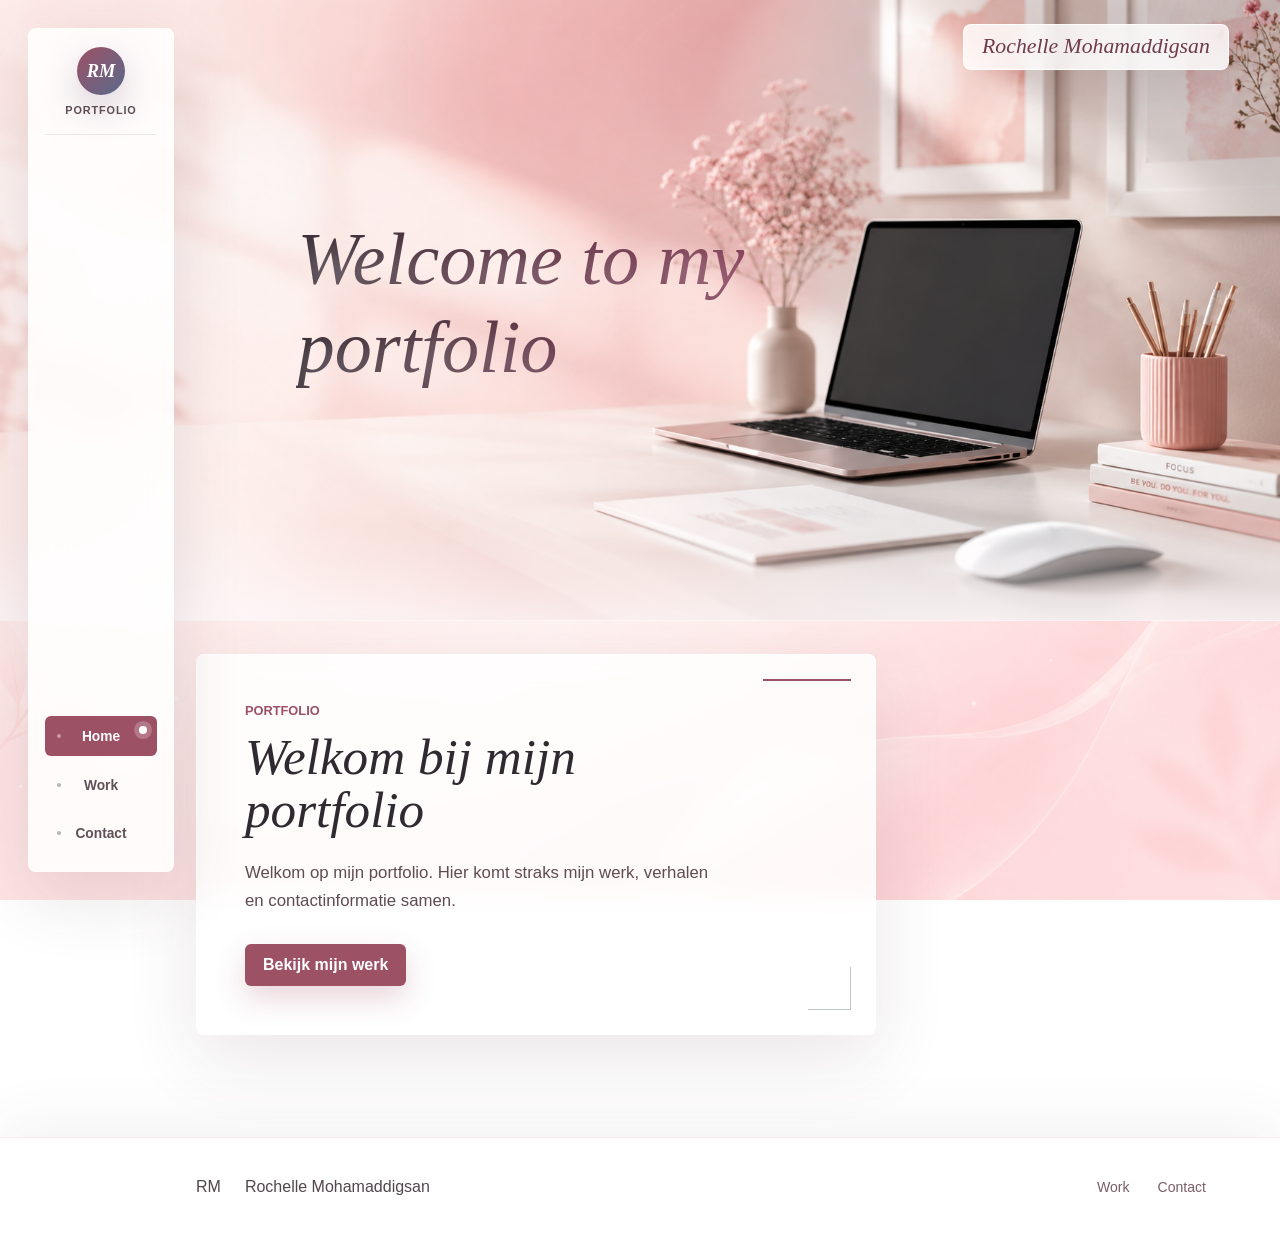
<file: index.html>
<!DOCTYPE html>
<html lang="nl">
<head>
  <meta charset="UTF-8">
  <meta name="viewport" content="width=device-width, initial-scale=1.0">
  <title>RM Portfolio</title>
  <link rel="stylesheet" href="css/main.css">
</head>
<body>
  <aside class="side-nav" aria-label="Hoofdnavigatie">
    <a href="index.html" class="nav-brand" aria-label="RM Portfolio home">
      <span class="brand-mark">RM</span>
      <span class="brand-text">Portfolio</span>
    </a>
 
    <nav class="nav-menu">
      <a href="index.html" class="active">Home</a>
      <a href="work.html">Work</a>
      <a href="contact.html">Contact</a>
    </nav>
  </aside>
 
  <header class="site-header">
    <img class="header-image" src="img/portfolio-header.png" alt="Roze werkplek met laptop en bureau accessoires">
    <div class="page-header-title">
      <p>Rochelle Mohamaddigsan</p>
    </div>
    <div class="hero-welcome">
      <h1>Welcome to my portfolio</h1>
    </div>
  </header>
 
  <main class="home-content">
    <section class="intro">
      <p class="eyebrow">Portfolio</p>
      <h1>Welkom bij mijn portfolio</h1>
      <p>
        Welkom op mijn portfolio. Hier komt straks mijn werk, verhalen en contactinformatie samen.
      </p>
      <a class="primary-link" href="work.html">Bekijk mijn werk</a>
    </section>
  </main>
 
  <footer class="site-footer">
    <p>RM</p>
    <span>Rochelle Mohamaddigsan</span>
    <nav aria-label="Footer navigatie">
      <a href="work.html">Work</a>
      <a href="contact.html">Contact</a>
    </nav>
  </footer>
  <script src="js/main.js"></script>
</body>
</html>
</file>
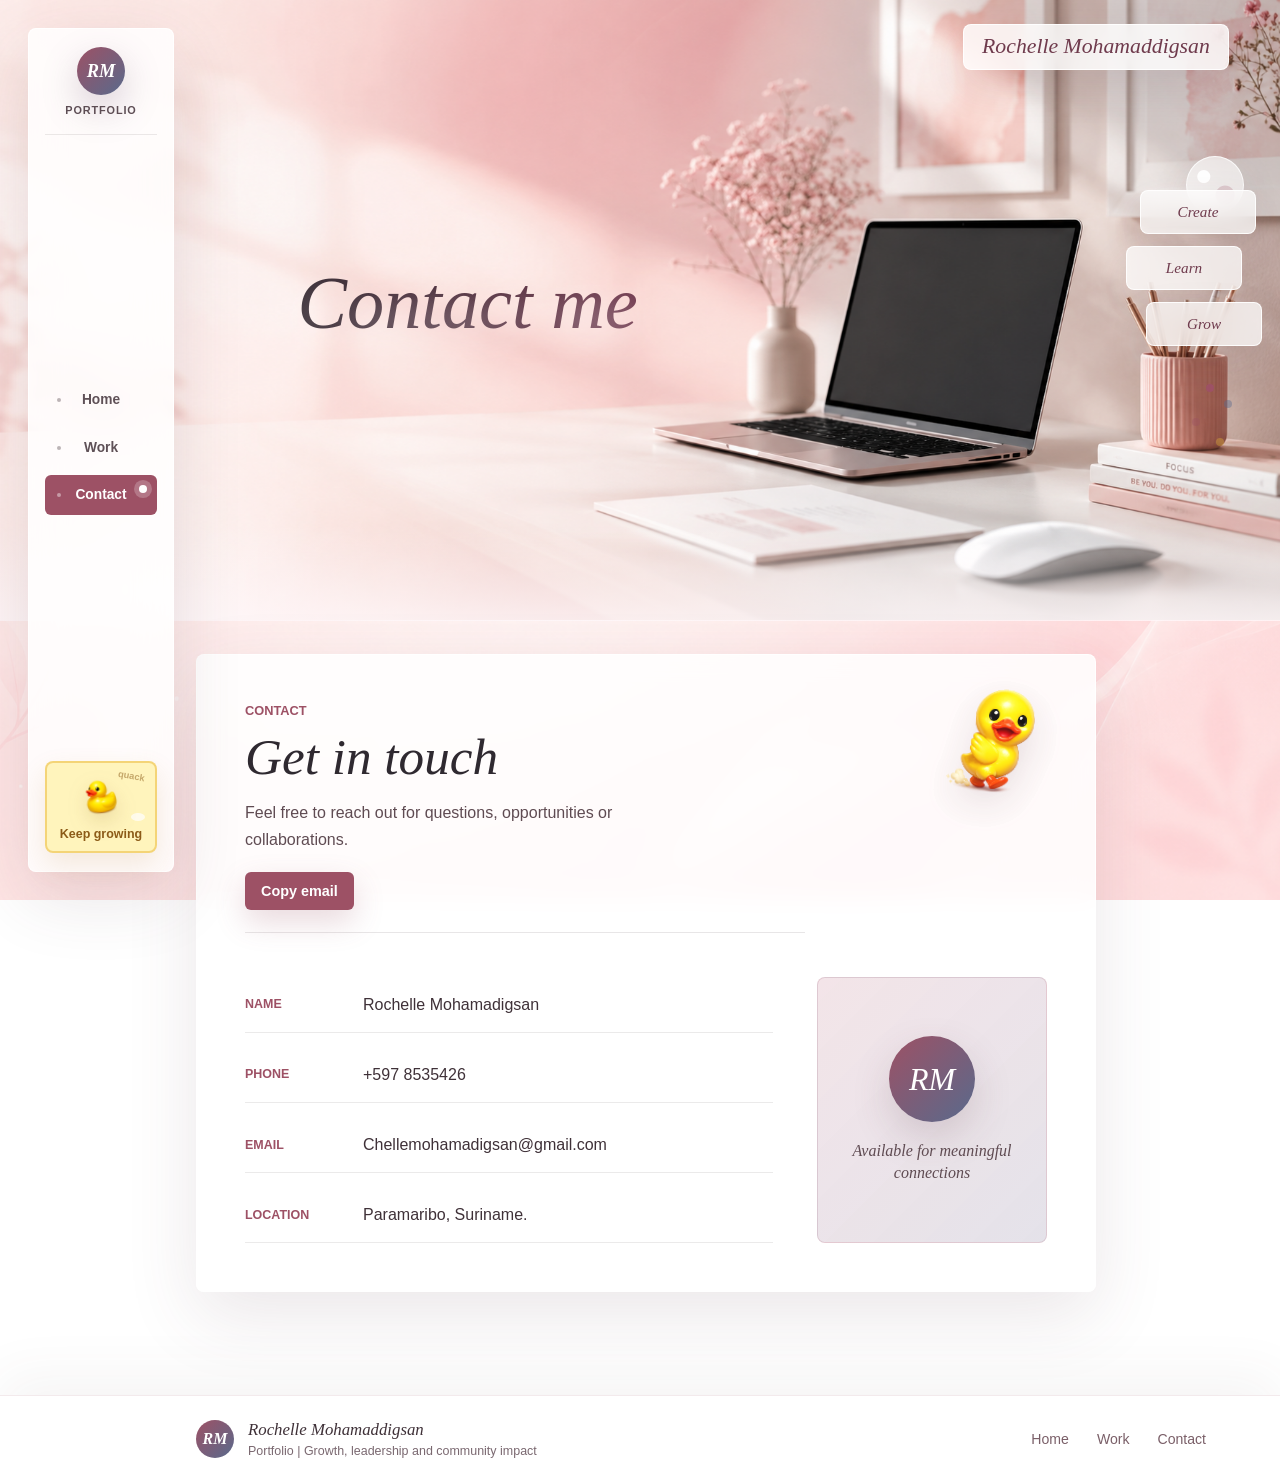
<file: contact.html>
<!DOCTYPE html> 
<html lang="nl"> 
 
<head> 
  <meta charset="UTF-8"> 
  <meta name="viewport" content="width=device-width, initial-scale=1.0"> 
  <title>Contact | Rochelle Mohamaddigsan</title> 
  <link rel="stylesheet" href="css/main.css"> 
  <link rel="stylesheet" href="css/contact.css"> 
</head> 
 
<body> 
  <aside class="side-nav" aria-label="Hoofdnavigatie"> 
    <a href="index.html" class="nav-brand" aria-label="RM Portfolio home"> 
      <span class="brand-mark">RM</span> 
      <span class="brand-text">Portfolio</span> 
    </a> 
 
    <nav class="nav-menu"> 
      <a href="index.html">Home</a> 
      <a href="work.html">Work</a> 
      <a href="contact.html" class="active">Contact</a> 
    </nav> 
 
    <div class="nav-duck" aria-hidden="true"> 
      <img src="img/ducky.png" alt=""> 
      <p>Keep growing</p> 
    </div> 
  </aside> 
 
  <div class="page-side-accent" aria-hidden="true"> 
    <span>Create</span> 
    <span>Learn</span> 
    <span>Grow</span> 
  </div> 
 
  <header class="site-header"> 
    <img class="header-image" src="img/portfolio-header.png" alt="Roze werkplek met laptop en bureau accessoires"> 
 
    <div class="page-header-title"> 
      <p>Rochelle Mohamaddigsan</p> 
    </div> 
 
    <div class="hero-welcome"> 
      <h1>Contact me</h1> 
    </div> 
  </header> 
 
  <main class="home-content"> 
    <section class="contact-card"> 
      <img class="contact-walking-ducky" src="img/walking-ducky.png" alt="" aria-hidden="true"> 
 
      <div class="contact-copy"> 
        <p class="eyebrow">Contact</p> 
        <h1>Get in touch</h1> 
        <p>Feel free to reach out for questions, opportunities or collaborations.</p> 
      </div> 
 
      <div class="contact-details" aria-label="Contactgegevens"> 
        <div> 
          <span>Name</span> 
          <p>Rochelle Mohamadigsan</p> 
        </div> 
 
        <div> 
          <span>Phone</span> 
          <p><a href="tel:+5978535426">+597 8535426</a></p> 
        </div> 
 
        <div> 
          <span>Email</span> 
          <p><a href="mailto:Chellemohamadigsan@gmail.com">Chellemohamadigsan@gmail.com</a></p> 
        </div> 
 
        <div> 
          <span>Location</span> 
          <p>Paramaribo, Suriname.</p> 
        </div> 
      </div> 
 
      <div class="contact-mark" aria-hidden="true"> 
        <span>RM</span> 
        <p>Available for meaningful connections</p> 
      </div> 
    </section> 
  </main> 
 
  <footer class="site-footer"> 
    <div class="footer-brand"> 
      <p>RM</p> 
      <div> 
        <span>Rochelle Mohamaddigsan</span> 
        <small>Portfolio | Growth, leadership and community impact</small> 
      </div> 
    </div> 
 
    <nav aria-label="Footer navigatie"> 
      <a href="index.html">Home</a> 
      <a href="work.html">Work</a> 
      <a href="contact.html">Contact</a> 
    </nav> 
  </footer> 
  <script src="js/contact.js"></script> 
</body> 
 
</html>
</file>
<file: css/main.css>
* { 
  box-sizing: border-box; 
} 
 
/* Base */ 
 
html { 
  min-height: 100%; 
} 
 
body { 
  min-height: 100vh; 
  margin: 0; 
  color: #2f2930; 
  font-family: "Segoe UI", Arial, sans-serif; 
  background-image: url("../img/portfolio-background.png"); 
  background-size: cover; 
  background-position: center; 
  background-attachment: fixed; 
} 
 
body::before { 
  position: fixed; 
  z-index: -1; 
  inset: 0; 
  content: ""; 
  background: rgba(255, 248, 250, 0.34); 
} 
 
a { 
  color: inherit; 
  text-decoration: none; 
} 
 
/* Sidebar navigation */ 
 
.side-nav { 
  position: fixed; 
  z-index: 5; 
  top: 28px; 
  left: 28px; 
  display: flex; 
  flex-direction: column; 
  justify-content: space-between; 
  width: 146px; 
  min-height: calc(100vh - 56px); 
  padding: 18px 16px; 
  color: #40343a; 
  background: rgba(255, 255, 255, 0.84); 
  border: 1px solid rgba(255, 255, 255, 0.96); 
  border-radius: 8px; 
  box-shadow: 0 24px 70px rgba(80, 58, 68, 0.14); 
  backdrop-filter: blur(18px); 
} 
 
.nav-brand { 
  display: grid; 
  justify-items: center; 
  gap: 9px; 
  padding-bottom: 18px; 
  text-align: center; 
  border-bottom: 1px solid rgba(95, 81, 87, 0.12); 
} 
 
.brand-mark { 
  display: grid; 
  place-items: center; 
  width: 48px; 
  height: 48px; 
  min-height: 0; 
  padding: 0; 
  color: #fff; 
  font-family: Georgia, "Times New Roman", serif; 
  font-size: 1.15rem; 
  font-style: italic; 
  font-weight: 600; 
  line-height: 1; 
  background: linear-gradient(135deg, #9d5165, #596a8c); 
  border-radius: 50%; 
  box-shadow: 0 14px 36px rgba(120, 85, 115, 0.28); 
} 
 
.brand-text { 
  color: #5d4d54; 
  font-size: 0.68rem; 
  font-weight: 700; 
  letter-spacing: 0.08em; 
  text-transform: uppercase; 
} 
 
.nav-menu { 
  display: grid; 
  gap: 8px; 
} 
 
.nav-menu a { 
  position: relative; 
  display: flex; 
  align-items: center; 
  min-height: 40px; 
  justify-content: center; 
  padding: 0 12px; 
  overflow: hidden; 
  color: #5f5157; 
  font-size: 0.86rem; 
  font-weight: 600; 
  border-radius: 6px; 
  transition: color 180ms ease, background 180ms ease, transform 180ms ease; 
} 
 
.nav-menu a::before { 
  position: absolute; 
  left: 12px; 
  width: 4px; 
  height: 4px; 
  margin-right: 0; 
  content: ""; 
  background: currentColor; 
  border-radius: 50%; 
  opacity: 0.42; 
} 
 
.nav-menu a:hover, 
.nav-menu a.active { 
  color: #fff; 
  background: #9d5165; 
  transform: translateY(-1px); 
} 
 
.nav-menu a.active::after { 
  position: absolute; 
  top: 10px; 
  right: 10px; 
  width: 8px; 
  height: 8px; 
  content: ""; 
  background: #fff; 
  border-radius: 50%; 
  box-shadow: 0 0 0 5px rgba(255, 255, 255, 0.22); 
} 
 
.nav-duck { 
  position: relative; 
  padding: 10px 8px; 
  overflow: hidden; 
  text-align: center; 
  background: #fff4bc; 
  border: 2px solid rgba(237, 190, 69, 0.58); 
  border-radius: 8px; 
  box-shadow: 0 12px 28px rgba(179, 122, 35, 0.14); 
} 
 
.nav-duck p { 
  position: relative; 
  z-index: 1; 
  margin: 6px 0 0; 
  color: #8c5b18; 
  font-family: "Trebuchet MS", "Segoe UI", Arial, sans-serif; 
  font-size: 0.78rem; 
  font-weight: 700; 
  line-height: 1.15; 
} 
 
.nav-duck img { 
  position: relative; 
  z-index: 1; 
  display: block; 
  width: 48px; 
  height: 48px; 
  margin: 0 auto; 
  object-fit: contain; 
  transform: rotate(-5deg); 
  filter: drop-shadow(0 8px 10px rgba(140, 91, 24, 0.18)); 
  animation: duckyBob 3.2s ease-in-out infinite; 
} 
 
.nav-duck:hover img { 
  animation: duckyWave 650ms ease-in-out infinite; 
} 
 
.nav-duck::after { 
  display: block; 
  position: absolute; 
  right: 10px; 
  bottom: 30px; 
  width: 14px; 
  height: 8px; 
  margin: 0; 
  content: ""; 
  background: rgba(255, 255, 255, 0.7); 
  border-radius: 50%; 
} 
 
.nav-duck::before { 
  position: absolute; 
  top: 8px; 
  right: 10px; 
  content: "quack"; 
  color: rgba(140, 91, 24, 0.5); 
  font-size: 0.58rem; 
  font-weight: 800; 
  transform: rotate(10deg); 
} 
 
/* Decorative right-side accent */ 
 
.page-side-accent { 
  position: fixed; 
  z-index: 4; 
  right: 24px; 
  top: 190px; 
  display: grid; 
  gap: 12px; 
  width: 116px; 
  pointer-events: none; 
} 
 
.page-side-accent::before { 
  position: absolute; 
  top: -34px; 
  right: 12px; 
  width: 56px; 
  height: 56px; 
  content: ""; 
  background: 
    radial-gradient(circle at 30% 35%, #fff 0 6px, transparent 7px), 
    radial-gradient(circle at 68% 68%, rgba(157, 81, 101, 0.22) 0 9px, transparent 10px), 
    rgba(255, 255, 255, 0.58); 
  border: 1px solid rgba(255, 255, 255, 0.78); 
  border-radius: 50%; 
  box-shadow: 0 16px 42px rgba(88, 60, 72, 0.1); 
  backdrop-filter: blur(10px); 
} 
 
.page-side-accent::after { 
  position: absolute; 
  right: 42px; 
  bottom: -46px; 
  width: 8px; 
  height: 8px; 
  content: ""; 
  background: #9d5165; 
  border-radius: 50%; 
  box-shadow: 
    18px 16px 0 rgba(89, 106, 140, 0.42), 
    -14px 34px 0 rgba(157, 81, 101, 0.34), 
    10px 54px 0 rgba(217, 166, 58, 0.42); 
} 
 
.page-side-accent span { 
  display: block; 
  padding: 12px 10px; 
  color: #6f3b4d; 
  font-family: Georgia, "Times New Roman", serif; 
  font-size: 0.95rem; 
  font-style: italic; 
  text-align: center; 
  background: rgba(255, 255, 255, 0.72); 
  border: 1px solid rgba(255, 255, 255, 0.88); 
  border-radius: 8px; 
  box-shadow: 0 16px 42px rgba(88, 60, 72, 0.1); 
  backdrop-filter: blur(12px); 
} 
 
.page-side-accent span:nth-child(2) { 
  transform: translateX(-14px); 
} 
 
.page-side-accent span:nth-child(3) { 
  transform: translateX(6px); 
} 
 
/* Page hero */ 
 
.site-header { 
  position: relative; 
  width: 100%; 
  margin-left: 0; 
} 
 
.site-header::after { 
  position: absolute; 
  right: 0; 
  bottom: -1px; 
  left: 0; 
  display: block; 
  height: 96px; 
  content: ""; 
  pointer-events: none; 
  background: linear-gradient(180deg, rgba(255, 248, 250, 0), rgba(255, 248, 250, 0.76)); 
} 
 
.header-image { 
  display: block; 
  width: 100%; 
  height: clamp(320px, 56vw, 620px); 
  object-fit: cover; 
  object-position: center; 
} 
 
.page-header-title { 
  position: absolute; 
  z-index: 1; 
  top: 24px; 
  right: clamp(24px, 4vw, 56px); 
  max-width: min(720px, calc(100% - 56px)); 
  color: #5f3d49; 
} 
 
.page-header-title p { 
  margin: 0; 
  padding: 11px 18px; 
  color: #6f3b4d; 
  font-family: Georgia, "Times New Roman", serif; 
  font-size: clamp(1rem, 1.7vw, 1.55rem); 
  font-style: italic; 
  font-weight: 500; 
  line-height: 1; 
  background: rgba(255, 255, 255, 0.82); 
  border: 1px solid rgba(255, 255, 255, 0.86); 
  border-radius: 8px; 
  box-shadow: 0 16px 42px rgba(86, 58, 69, 0.12); 
  backdrop-filter: blur(10px); 
} 
 
.hero-welcome { 
  position: absolute; 
  z-index: 1; 
  top: 50%; 
  left: clamp(220px, 22vw, 360px); 
  width: min(560px, calc(100% - 260px)); 
  padding: 12px 26px 20px 14px; 
  color: #3f3138; 
  transform: translateY(-50%); 
} 
 
.hero-welcome h1 { 
  display: block; 
  max-width: 13ch; 
  margin: 0; 
  padding: 4px 10px 8px 2px; 
  font-family: Georgia, "Times New Roman", serif; 
  font-size: clamp(2.7rem, 5.8vw, 5.35rem); 
  font-style: italic; 
  font-weight: 500; 
  line-height: 1.18; 
  background: linear-gradient(90deg, #342931 0%, #8b405a 42%, #596a8c 64%, #342931 100%); 
  background-size: 240% 100%; 
  -webkit-background-clip: text; 
  background-clip: text; 
  color: transparent; 
  letter-spacing: 0; 
  text-shadow: 0 12px 32px rgba(255, 255, 255, 0.72); 
  animation: heroTitleIn 900ms cubic-bezier(0.2, 0.8, 0.2, 1) both, heroTitleGlow 7s ease-in-out 1.1s infinite; 
} 
 
@keyframes heroTitleIn { 
  from { 
    opacity: 0; 
    transform: translateY(18px); 
  } 
 
  to { 
    opacity: 1; 
    transform: translateY(0); 
  } 
} 
 
@keyframes heroTitleGlow { 
  0%, 
  100% { 
    background-position: 0% 50%; 
  } 
 
  50% { 
    background-position: 100% 50%; 
  } 
} 
 
@media (prefers-reduced-motion: reduce) { 
  .hero-welcome h1, 
  .nav-duck img, 
  .profile-ducky, 
  .contact-walking-ducky, 
  .nav-duck:hover img, 
  .profile-card:hover .profile-ducky { 
    animation: none; 
  } 
} 
 
/* Main layout */ 
 
.home-content { 
  width: min(900px, calc(100% - 236px)); 
  margin: 0 0 0 196px; 
  padding: clamp(18px, 3vw, 34px) 0 clamp(52px, 8vw, 104px); 
} 
 
.intro { 
  position: relative; 
  max-width: 680px; 
  min-height: 280px; 
  padding: clamp(28px, 4vw, 48px); 
  overflow: hidden; 
  background: rgba(255, 255, 255, 0.84); 
  border: 1px solid rgba(255, 255, 255, 0.94); 
  border-radius: 8px; 
  box-shadow: 0 24px 72px rgba(88, 60, 72, 0.12); 
  backdrop-filter: blur(12px); 
} 
 
.intro::before { 
  position: absolute; 
  top: 24px; 
  right: 24px; 
  width: 88px; 
  height: 2px; 
  content: ""; 
  background: #9d5165; 
} 
 
.intro::after { 
  position: absolute; 
  right: 24px; 
  bottom: 24px; 
  width: 42px; 
  height: 42px; 
  content: ""; 
  border-right: 1px solid rgba(93, 104, 138, 0.38); 
  border-bottom: 1px solid rgba(93, 104, 138, 0.38); 
} 
 
/* Home: profile */ 
 
.profile-card { 
  position: relative; 
  display: grid; 
  grid-template-columns: minmax(0, 1fr) 220px; 
  gap: clamp(24px, 4vw, 42px); 
  align-items: start; 
  max-width: 860px; 
  margin-top: 28px; 
  padding: clamp(26px, 4vw, 46px); 
  color: #4c3d44; 
  background: rgba(255, 255, 255, 0.86); 
  border: 1px solid rgba(255, 255, 255, 0.94); 
  border-radius: 8px; 
  box-shadow: 0 24px 72px rgba(88, 60, 72, 0.12); 
  backdrop-filter: blur(12px); 
} 
 
.profile-card::before { 
  position: absolute; 
  top: 24px; 
  right: 24px; 
  width: 88px; 
  height: 2px; 
  content: ""; 
  background: #9d5165; 
} 
 
.profile-card p:not(.eyebrow) { 
  max-width: 76ch; 
  margin: 0; 
  font-size: 1rem; 
  line-height: 1.85; 
  overflow-wrap: break-word; 
} 
 
.profile-text, 
.project-content, 
.contact-copy, 
.contact-details { 
  min-width: 0; 
} 
 
.profile-card p:not(.eyebrow) + p { 
  margin-top: 18px; 
} 
 
.profile-photo-placeholder { 
  position: relative; 
  display: grid; 
  place-items: center; 
  width: 100%; 
  aspect-ratio: 4 / 5; 
  overflow: visible; 
  color: #8a5264; 
  font-family: Georgia, "Times New Roman", serif; 
  font-size: 1.25rem; 
  font-style: italic; 
  background: 
    linear-gradient(135deg, rgba(157, 81, 101, 0.14), rgba(89, 106, 140, 0.14)), 
    rgba(255, 248, 250, 0.88); 
  border: 1px dashed rgba(157, 81, 101, 0.44); 
  border-radius: 8px; 
} 
 
.profile-photo-placeholder::before, 
.profile-photo-placeholder::after { 
  position: absolute; 
  content: ""; 
  border-radius: 50%; 
} 
 
.profile-photo-placeholder::before { 
  top: 26%; 
  width: 58px; 
  height: 58px; 
  background: rgba(157, 81, 101, 0.2); 
} 
 
.profile-photo-placeholder::after { 
  bottom: 20%; 
  width: 118px; 
  height: 74px; 
  background: rgba(157, 81, 101, 0.16); 
} 
 
.profile-photo-placeholder span { 
  position: relative; 
  z-index: 1; 
  margin-top: 116px; 
} 
 
.profile-photo-placeholder.has-profile-photo { 
  background: #fff; 
  border-style: solid; 
} 
 
.profile-photo-placeholder.has-profile-photo::before, 
.profile-photo-placeholder.has-profile-photo::after { 
  display: none; 
} 
 
.profile-photo { 
  display: block; 
  width: 100%; 
  height: 100%; 
  object-fit: cover; 
  object-position: center; 
  border-radius: 8px; 
} 
 
.profile-ducky { 
  position: absolute; 
  z-index: 2; 
  right: -42px; 
  bottom: -18px; 
  width: 92px; 
  height: 92px; 
  object-fit: contain; 
  filter: drop-shadow(0 14px 18px rgba(92, 62, 74, 0.18)); 
  transform: rotate(3deg); 
  animation: profileDuckyPeek 4s ease-in-out infinite; 
} 
 
.profile-card:hover .profile-ducky { 
  animation: profileDuckyWave 900ms ease-in-out infinite; 
} 
 
@keyframes duckyBob { 
  0%, 
  100% { 
    transform: translateY(0) rotate(-5deg); 
  } 
 
  50% { 
    transform: translateY(-6px) rotate(2deg); 
  } 
} 
 
@keyframes duckyWave { 
  0%, 
  100% { 
    transform: translateY(-2px) rotate(-8deg) scale(1); 
  } 
 
  50% { 
    transform: translateY(-7px) rotate(8deg) scale(1.06); 
  } 
} 
 
@keyframes profileDuckyPeek { 
  0%, 
  100% { 
    transform: translateY(0) rotate(3deg); 
  } 
 
  45% { 
    transform: translateY(-8px) rotate(-4deg); 
  } 
 
  60% { 
    transform: translateY(-5px) rotate(5deg); 
  } 
} 
 
@keyframes profileDuckyWave { 
  0%, 
  100% { 
    transform: translateY(-4px) rotate(3deg) scale(1); 
  } 
 
  50% { 
    transform: translateY(-12px) rotate(-10deg) scale(1.05); 
  } 
} 
 
/* Home: skills */ 
 
.skills-section { 
  max-width: 900px; 
  margin-top: 28px; 
  padding: clamp(26px, 4vw, 46px); 
  background: rgba(255, 255, 255, 0.82); 
  border: 1px solid rgba(255, 255, 255, 0.94); 
  border-radius: 8px; 
  box-shadow: 0 24px 72px rgba(88, 60, 72, 0.12); 
  backdrop-filter: blur(12px); 
} 
 
.section-heading { 
  display: flex; 
  align-items: end; 
  justify-content: space-between; 
  gap: 24px; 
  margin-bottom: 24px; 
  border-bottom: 1px solid rgba(95, 81, 87, 0.14); 
  padding-bottom: 18px; 
} 
 
.section-heading .eyebrow { 
  margin-bottom: 0; 
} 
 
.section-heading h2 { 
  margin: 0; 
  color: #3f3138; 
  font-family: Georgia, "Times New Roman", serif; 
  font-size: clamp(1.8rem, 3.2vw, 3rem); 
  font-style: italic; 
  font-weight: 500; 
  line-height: 1; 
} 
 
.skills-grid { 
  display: grid; 
  grid-template-columns: repeat(3, 1fr); 
  gap: 14px; 
} 
 
.skill-item { 
  min-height: 180px; 
  padding: 20px; 
  background: rgba(255, 248, 250, 0.72); 
  border: 1px solid rgba(157, 81, 101, 0.14); 
  border-radius: 8px; 
} 
 
.skill-item span { 
  display: inline-block; 
  margin-bottom: 22px; 
  color: #9d5165; 
  font-family: Georgia, "Times New Roman", serif; 
  font-size: 0.95rem; 
  font-style: italic; 
} 
 
.skill-item h3 { 
  margin: 0; 
  color: #3f3138; 
  font-size: 1rem; 
  font-weight: 600; 
} 
 
.skill-item p { 
  margin: 12px 0 0; 
  color: #5f4b52; 
  font-size: 0.92rem; 
  line-height: 1.6; 
} 
 
.eyebrow { 
  margin: 0 0 12px; 
  color: #9d5165; 
  font-size: 0.8rem; 
  font-weight: 600; 
  text-transform: uppercase; 
} 
 
h1 { 
  max-width: 16ch; 
  margin: 0; 
  font-family: Georgia, "Times New Roman", serif; 
  font-size: clamp(2rem, 4vw, 3.4rem); 
  font-style: italic; 
  font-weight: 500; 
  line-height: 1.04; 
} 
 
.intro p:not(.eyebrow) { 
  max-width: 50ch; 
  margin: 22px 0 0; 
  color: #5f4b52; 
  font-size: 1.05rem; 
  line-height: 1.7; 
} 
 
.primary-link { 
  display: inline-flex; 
  margin-top: 28px; 
  padding: 12px 18px; 
  color: #fff; 
  font-weight: 600; 
  background: #9d5165; 
  border-radius: 6px; 
  box-shadow: 0 12px 30px rgba(157, 81, 101, 0.24); 
  transition: background 180ms ease, transform 180ms ease; 
} 
 
.primary-link:hover { 
  background: #7f4057; 
  transform: translateY(-1px); 
} 
 
/* Contact page */ 
 
.contact-card { 
  position: relative; 
  display: grid; 
  grid-template-columns: minmax(0, 1fr) 230px; 
  gap: clamp(24px, 4vw, 44px); 
  max-width: 900px; 
  padding: clamp(28px, 4vw, 48px); 
  background: rgba(255, 255, 255, 0.86); 
  border: 1px solid rgba(255, 255, 255, 0.94); 
  border-radius: 8px; 
  box-shadow: 0 24px 72px rgba(88, 60, 72, 0.12); 
  backdrop-filter: blur(12px); 
} 
 
.contact-walking-ducky { 
  position: absolute; 
  z-index: 0; 
  top: 18px; 
  right: 26px; 
  width: 148px; 
  height: 148px; 
  object-fit: contain; 
  opacity: 0.92; 
  pointer-events: none; 
  filter: drop-shadow(0 14px 18px rgba(92, 62, 74, 0.16)); 
  transform: rotate(2deg); 
} 
 
.contact-copy { 
  position: relative; 
  z-index: 1; 
  grid-column: 1 / -1; 
  max-width: 560px; 
  border-bottom: 1px solid rgba(95, 81, 87, 0.14); 
  padding-bottom: 22px; 
} 
 
.contact-copy h1 { 
  max-width: none; 
} 
 
.contact-copy p:not(.eyebrow) { 
  max-width: 50ch; 
  margin: 16px 0 0; 
  color: #5f4b52; 
  line-height: 1.7; 
} 
 
.contact-details { 
  display: grid; 
  gap: 14px; 
} 
 
.contact-details div { 
  display: grid; 
  grid-template-columns: 100px minmax(0, 1fr); 
  gap: 18px; 
  align-items: center; 
  padding: 16px 0; 
  border-bottom: 1px solid rgba(95, 81, 87, 0.12); 
} 
 
.contact-details span { 
  color: #9d5165; 
  font-size: 0.78rem; 
  font-weight: 700; 
  text-transform: uppercase; 
} 
 
.contact-details p { 
  margin: 0; 
  color: #3f3138; 
  font-size: 1rem; 
  line-height: 1.45; 
  overflow-wrap: anywhere; 
} 
 
.contact-details a { 
  color: #3f3138; 
} 
 
.contact-details a:hover { 
  color: #9d5165; 
} 
 
.contact-mark { 
  display: grid; 
  align-content: center; 
  min-height: 260px; 
  padding: 24px; 
  text-align: center; 
  background: 
    linear-gradient(135deg, rgba(157, 81, 101, 0.12), rgba(89, 106, 140, 0.16)), 
    rgba(255, 248, 250, 0.82); 
  border: 1px solid rgba(157, 81, 101, 0.18); 
  border-radius: 8px; 
} 
 
.contact-mark span { 
  display: grid; 
  place-items: center; 
  width: 86px; 
  height: 86px; 
  margin: 0 auto 18px; 
  color: #fff; 
  font-family: Georgia, "Times New Roman", serif; 
  font-size: 2rem; 
  font-style: italic; 
  background: linear-gradient(135deg, #9d5165, #596a8c); 
  border-radius: 50%; 
  box-shadow: 0 16px 38px rgba(92, 62, 74, 0.18); 
} 
 
.contact-mark p { 
  margin: 0; 
  color: #5f4b52; 
  font-family: Georgia, "Times New Roman", serif; 
  font-size: 1rem; 
  font-style: italic; 
  line-height: 1.35; 
} 
 
/* Work page */ 
 
.work-intro { 
  max-width: 760px; 
  padding: clamp(28px, 4vw, 46px); 
  background: rgba(255, 255, 255, 0.86); 
  border: 1px solid rgba(255, 255, 255, 0.94); 
  border-radius: 8px; 
  box-shadow: 0 24px 72px rgba(88, 60, 72, 0.12); 
  backdrop-filter: blur(12px); 
} 
 
.work-intro h1 { 
  max-width: 13ch; 
} 
 
.work-intro p:not(.eyebrow) { 
  max-width: 58ch; 
  margin: 18px 0 0; 
  color: #5f4b52; 
  line-height: 1.7; 
} 
 
.project-showcase { 
  max-width: 900px; 
  margin-top: 28px; 
} 
 
.project-card { 
  overflow: hidden; 
  background: rgba(255, 255, 255, 0.86); 
  border: 1px solid rgba(255, 255, 255, 0.94); 
  border-radius: 8px; 
  box-shadow: 0 24px 72px rgba(88, 60, 72, 0.12); 
  backdrop-filter: blur(12px); 
} 
 
.text-project-card { 
  position: relative; 
} 
 
.text-project-card::after { 
  position: absolute; 
  top: 24px; 
  right: 24px; 
  width: 56px; 
  height: 56px; 
  content: ""; 
  border-top: 1px solid rgba(157, 81, 101, 0.25); 
  border-right: 1px solid rgba(157, 81, 101, 0.25); 
} 
 
.featured-project { 
  display: grid; 
  grid-template-columns: minmax(0, 1.1fr) minmax(280px, 0.9fr); 
} 
 
.project-grid { 
  display: grid; 
  grid-template-columns: repeat(2, minmax(0, 1fr)); 
  align-items: start; 
  gap: 20px; 
  margin-top: 20px; 
} 
 
.project-stack { 
  display: grid; 
  gap: 20px; 
} 
 
.project-image-placeholder { 
  position: relative; 
  display: grid; 
  place-items: center; 
  min-height: 360px; 
  color: #8a5264; 
  font-family: Georgia, "Times New Roman", serif; 
  font-size: 1.25rem; 
  font-style: italic; 
  background: 
    linear-gradient(135deg, rgba(157, 81, 101, 0.14), rgba(89, 106, 140, 0.16)), 
    rgba(255, 248, 250, 0.9); 
  border-right: 1px dashed rgba(157, 81, 101, 0.24); 
} 
 
.project-image-placeholder.small { 
  min-height: 180px; 
  border-right: 0; 
  border-bottom: 1px dashed rgba(157, 81, 101, 0.24); 
} 
 
.project-image-placeholder::before { 
  position: absolute; 
  inset: 22px; 
  content: ""; 
  border: 1px dashed rgba(157, 81, 101, 0.32); 
  border-radius: 8px; 
} 
 
.project-image-placeholder::after { 
  position: absolute; 
  width: 72px; 
  height: 72px; 
  content: ""; 
  background: rgba(157, 81, 101, 0.14); 
  border-radius: 50%; 
  box-shadow: 54px 42px 0 rgba(89, 106, 140, 0.12); 
} 
 
.project-image-placeholder span { 
  position: relative; 
  z-index: 1; 
  padding: 8px 12px; 
  background: rgba(255, 255, 255, 0.7); 
  border-radius: 6px; 
} 
 
.project-image-placeholder.has-image { 
  overflow: hidden; 
  background: #fff; 
} 
 
.project-image-placeholder.has-image::before, 
.project-image-placeholder.has-image::after { 
  display: none; 
} 
 
.project-image-placeholder.has-image img { 
  width: 100%; 
  height: 100%; 
  min-height: inherit; 
  object-fit: cover; 
  object-position: center; 
} 
 
.airgesture-card .project-image-placeholder.small { 
  height: 280px; 
  min-height: 0; 
} 
 
.image-zoom { 
  display: block; 
  width: 100%; 
  height: 100%; 
  min-height: inherit; 
  padding: 0; 
  overflow: hidden; 
  cursor: zoom-in; 
  background: transparent; 
  border: 0; 
} 
 
.image-zoom img { 
  display: block; 
  transition: filter 220ms ease, transform 220ms ease; 
} 
 
.image-zoom:hover img { 
  filter: brightness(1.04); 
  transform: scale(1.025); 
} 
 
.business-gallery { 
  display: grid; 
  grid-template-columns: repeat(3, 1fr); 
  gap: 6px; 
  padding: 6px; 
  background: rgba(255, 248, 250, 0.9); 
  border-bottom: 1px solid rgba(157, 81, 101, 0.14); 
} 
 
.business-gallery .image-zoom { 
  min-height: 0; 
  border-radius: 6px; 
} 
 
.business-gallery img { 
  display: block; 
  width: 100%; 
  height: 126px; 
  object-fit: cover; 
  object-position: center; 
} 
 
.business-gallery .business-main { 
  grid-column: 1 / -1; 
} 
 
.business-gallery .business-main img { 
  height: 190px; 
} 
 
.lightbox { 
  position: fixed; 
  z-index: 20; 
  inset: 0; 
  display: none; 
  place-items: center; 
  padding: 32px; 
  background: rgba(47, 41, 48, 0.82); 
} 
 
.lightbox.open { 
  display: grid; 
} 
 
.lightbox img { 
  max-width: min(92vw, 1100px); 
  max-height: 84vh; 
  object-fit: contain; 
  border-radius: 8px; 
  box-shadow: 0 24px 90px rgba(0, 0, 0, 0.34); 
} 
 
.lightbox-close { 
  position: fixed; 
  top: 22px; 
  right: 22px; 
  padding: 10px 14px; 
  color: #3f3138; 
  cursor: pointer; 
  background: rgba(255, 255, 255, 0.9); 
  border: 0; 
  border-radius: 6px; 
  font-weight: 700; 
} 
 
.project-content { 
  padding: clamp(22px, 3vw, 34px); 
} 
 
.project-label { 
  margin: 0 0 12px; 
  color: #9d5165; 
  font-size: 0.78rem; 
  font-weight: 700; 
  text-transform: uppercase; 
} 
 
.project-content h2 { 
  margin: 0; 
  color: #3f3138; 
  font-family: Georgia, "Times New Roman", serif; 
  font-size: clamp(1.6rem, 3vw, 2.6rem); 
  font-style: italic; 
  font-weight: 500; 
  line-height: 1.05; 
} 
 
.project-content .experience-title { 
  max-width: 14ch; 
  font-size: clamp(1.45rem, 2.5vw, 2.2rem); 
  line-height: 1.12; 
} 
 
.jci-title span { 
  display: inline-block; 
  color: #9d5165; 
  font-family: "Segoe UI", Arial, sans-serif; 
  font-size: 0.9em; 
  font-style: normal; 
  font-weight: 800; 
  text-transform: uppercase; 
} 
 
.project-content p:not(.project-label) { 
  margin: 12px 0 0; 
  color: #5f4b52; 
  font-size: 0.98rem; 
  line-height: 1.7; 
} 
 
.project-meta { 
  display: grid; 
  grid-template-columns: repeat(2, minmax(0, 1fr)); 
  gap: 14px; 
  margin: 28px 0 0; 
} 
 
.project-meta div { 
  padding-top: 14px; 
  border-top: 1px solid rgba(95, 81, 87, 0.14); 
} 
 
.project-meta dt { 
  color: #9d5165; 
  font-size: 0.72rem; 
  font-weight: 700; 
  text-transform: uppercase; 
} 
 
.project-meta dd { 
  margin: 6px 0 0; 
  color: #3f3138; 
} 
 
/* Footer */ 
 
.site-footer { 
  display: flex; 
  align-items: center; 
  justify-content: space-between; 
  gap: 24px; 
  width: 100%; 
  margin: 0; 
  padding: 24px clamp(22px, 5vw, 64px) 24px 196px; 
  color: #54464d; 
  background: rgba(255, 255, 255, 0.9); 
  border-top: 1px solid rgba(157, 81, 101, 0.12); 
  box-shadow: 0 -18px 56px rgba(88, 60, 72, 0.06); 
  backdrop-filter: blur(12px); 
} 
 
.footer-brand { 
  display: flex; 
  align-items: center; 
  gap: 14px; 
} 
 
.footer-brand p { 
  display: grid; 
  place-items: center; 
  width: 38px; 
  height: 38px; 
  margin: 0; 
  color: #fff; 
  font-family: Georgia, "Times New Roman", serif; 
  font-style: italic; 
  font-weight: 600; 
  background: linear-gradient(135deg, #9d5165, #596a8c); 
  border-radius: 50%; 
} 
 
.footer-brand span { 
  display: block; 
  color: #3f3138; 
  font-family: Georgia, "Times New Roman", serif; 
  font-size: 1.05rem; 
  font-style: italic; 
} 
 
.footer-brand small { 
  display: block; 
  margin-top: 4px; 
  color: #7a6870; 
  font-size: 0.78rem; 
} 
 
.site-footer nav { 
  display: flex; 
  gap: 8px; 
  margin-left: auto; 
  font-size: 0.88rem; 
} 
 
.site-footer a { 
  padding: 8px 10px; 
  color: #7a5f68; 
  border-radius: 6px; 
  transition: color 180ms ease, background 180ms ease; 
} 
 
.site-footer a:hover { 
  color: #9d5165; 
  background: rgba(157, 81, 101, 0.08); 
} 
 
/* Responsive */ 
 
@media (max-width: 900px) { 
  body { 
    background-attachment: scroll; 
  } 
 
  .side-nav { 
    position: sticky; 
    top: 0; 
    left: 0; 
    flex-direction: row; 
    align-items: center; 
    width: 100%; 
    min-height: auto; 
    padding: 12px 14px; 
    border-width: 0 0 1px; 
    border-radius: 0; 
  } 
 
  .nav-brand { 
    display: flex; 
    align-items: center; 
    padding-bottom: 0; 
    border-bottom: 0; 
  } 
 
  .brand-mark { 
    width: 42px; 
    height: 42px; 
    min-height: 0; 
    padding: 0; 
    font-size: 0.98rem; 
  } 
 
  .brand-text { 
    display: none; 
  } 
 
  .nav-menu { 
    display: flex; 
    gap: 4px; 
  } 
 
  .nav-menu a { 
    min-height: 38px; 
    padding: 0 10px; 
    font-size: 0.86rem; 
  } 
 
  .nav-menu a::before, 
  .nav-menu a.active::after { 
    display: none; 
  } 
 
  .nav-menu a:hover, 
  .nav-menu a.active { 
    transform: none; 
  } 
 
  .nav-duck { 
    display: none; 
  } 
 
  .site-header { 
    width: 100%; 
    margin-left: 0; 
  } 
 
  .header-image { 
    height: clamp(300px, 58vw, 440px); 
  } 
 
  .page-header-title { 
    top: 18px; 
    right: 18px; 
    max-width: calc(100% - 40px); 
  } 
 
  .page-header-title p { 
    max-width: 190px; 
    font-size: 0.92rem; 
    line-height: 1.1; 
  } 
 
  .hero-welcome { 
    top: 58%; 
    left: 20px; 
    width: min(320px, calc(100% - 40px)); 
    padding: 8px 16px 14px 8px; 
  } 
 
  .hero-welcome h1 { 
    font-size: clamp(2rem, 12vw, 3.2rem); 
  } 
 
  .home-content { 
    width: min(calc(100% - 40px), 1120px); 
    margin: 0 auto; 
    padding-top: 32px; 
  } 
 
  .intro { 
    padding: 24px; 
  } 
 
  .profile-card { 
    display: flex; 
    flex-direction: column; 
    width: 100%; 
    padding: 24px; 
    overflow: hidden; 
  } 
 
  .profile-text { 
    width: 100%; 
    max-width: 100%; 
  } 
 
  .profile-card p:not(.eyebrow) { 
    max-width: 100%; 
    overflow-wrap: anywhere; 
  } 
 
  .profile-card::before { 
    right: 20px; 
    width: 44px; 
  } 
 
  .profile-photo-placeholder { 
    order: -1; 
    justify-self: start; 
    max-width: 220px; 
  } 
 
  .profile-ducky { 
    right: -28px; 
    bottom: -14px; 
    width: 76px; 
    height: 76px; 
  } 
 
  .skills-section { 
    width: 100%; 
    padding: 24px; 
  } 
 
  .section-heading { 
    align-items: start; 
    flex-direction: column; 
  } 
 
  .skills-grid { 
    grid-template-columns: repeat(2, minmax(0, 1fr)); 
  } 
 
  .contact-card { 
    grid-template-columns: 1fr; 
    width: 100%; 
    padding: 24px; 
  } 
 
  .contact-walking-ducky { 
    top: 18px; 
    right: 18px; 
    width: 92px; 
    height: 92px; 
  } 
 
  .contact-copy { 
    grid-column: auto; 
  } 
 
  .contact-details div { 
    grid-template-columns: 1fr; 
    gap: 6px; 
  } 
 
  .contact-mark { 
    min-height: 200px; 
  } 
 
  .work-intro, 
  .project-content { 
    width: 100%; 
    padding: 24px; 
  } 
 
  .featured-project, 
  .project-grid { 
    grid-template-columns: 1fr; 
  } 
 
  .project-image-placeholder { 
    min-height: 240px; 
    border-right: 0; 
    border-bottom: 1px dashed rgba(157, 81, 101, 0.24); 
  } 
 
  .business-gallery img { 
    height: 110px; 
  } 
 
  .business-gallery .business-main img { 
    height: 180px; 
  } 
 
  .site-footer { 
    flex-wrap: wrap; 
    width: 100%; 
    margin: 0; 
    padding: 16px; 
  } 
 
  .site-footer nav { 
    width: 100%; 
    margin-left: 0; 
  } 
} 
 
@media (max-width: 1180px) { 
  .page-side-accent { 
    display: none; 
  } 
} 
 
@media (max-width: 560px) { 
  .side-nav { 
    display: grid; 
    grid-template-columns: 1fr; 
    justify-items: center; 
    gap: 10px; 
    padding: 10px 12px; 
  } 
 
  .nav-brand { 
    justify-content: center; 
  } 
 
  .nav-menu { 
    display: flex; 
    flex-wrap: wrap; 
    justify-content: center; 
    gap: 4px; 
    width: 100%; 
  } 
 
  .nav-menu a { 
    min-height: 32px; 
    padding: 0 10px; 
    font-size: 0.78rem; 
  } 
 
  .page-header-title { 
    top: 12px; 
    right: auto; 
    left: 14px; 
  } 
 
  .page-header-title p { 
    max-width: 170px; 
    padding: 9px 12px; 
    font-size: 0.8rem; 
  } 
 
  .hero-welcome { 
    top: 62%; 
    left: 14px; 
    width: min(300px, calc(100% - 28px)); 
  } 
 
  .hero-welcome h1 { 
    max-width: 10ch; 
    font-size: clamp(2rem, 13vw, 3rem); 
    line-height: 1.14; 
  } 
 
  .profile-card, 
  .skills-section, 
  .work-intro, 
  .contact-card { 
    padding: 20px; 
  } 
 
  .profile-photo-placeholder { 
    max-width: 190px; 
  } 
 
  .profile-ducky { 
    right: -24px; 
    bottom: -12px; 
    width: 66px; 
    height: 66px; 
  } 
 
  .skills-grid { 
    grid-template-columns: 1fr; 
  } 
 
  .business-gallery { 
    grid-template-columns: repeat(2, 1fr); 
  } 
 
  .business-gallery .business-main { 
    grid-column: 1 / -1; 
  } 
 
  .contact-walking-ducky { 
    width: 74px; 
    height: 74px; 
    opacity: 0.72; 
  } 
 
  .site-footer { 
    gap: 12px; 
  } 
 
  .site-footer span { 
    font-size: 0.95rem; 
  } 
}
</file>
<file: css/contact.css>
/* Contact page details */ 
 
.contact-card { 
  isolation: isolate; 
} 
 
.contact-details div { 
  transition: background 180ms ease, padding 180ms ease; 
} 
 
.contact-details div:hover { 
  padding-left: 12px; 
  background: rgba(255, 248, 250, 0.58); 
} 
 
.contact-action { 
  display: inline-flex; 
  align-items: center; 
  justify-content: center; 
  margin-top: 18px; 
  padding: 11px 16px; 
  color: #fff; 
  font-size: 0.9rem; 
  font-weight: 700; 
  cursor: pointer; 
  background: #9d5165; 
  border: 0; 
  border-radius: 6px; 
  box-shadow: 0 12px 30px rgba(157, 81, 101, 0.22); 
  transition: background 180ms ease, transform 180ms ease; 
} 
 
.contact-action:hover { 
  background: #7f4057; 
  transform: translateY(-1px); 
} 
 
.contact-toast { 
  position: fixed; 
  right: 22px; 
  bottom: 22px; 
  z-index: 30; 
  padding: 12px 16px; 
  color: #3f3138; 
  background: rgba(255, 255, 255, 0.92); 
  border: 1px solid rgba(255, 255, 255, 0.96); 
  border-radius: 8px; 
  box-shadow: 0 18px 54px rgba(88, 60, 72, 0.18); 
  opacity: 0; 
  transform: translateY(12px); 
  pointer-events: none; 
  transition: opacity 180ms ease, transform 180ms ease; 
} 
 
.contact-toast.show { 
  opacity: 1; 
  transform: translateY(0); 
} 
 
@media (max-width: 900px) { 
  .contact-details div:hover { 
    padding-left: 0; 
    background: transparent; 
  } 
 
  .contact-toast { 
    right: 16px; 
    bottom: 16px; 
    left: 16px; 
    text-align: center; 
  } 
}
</file>
